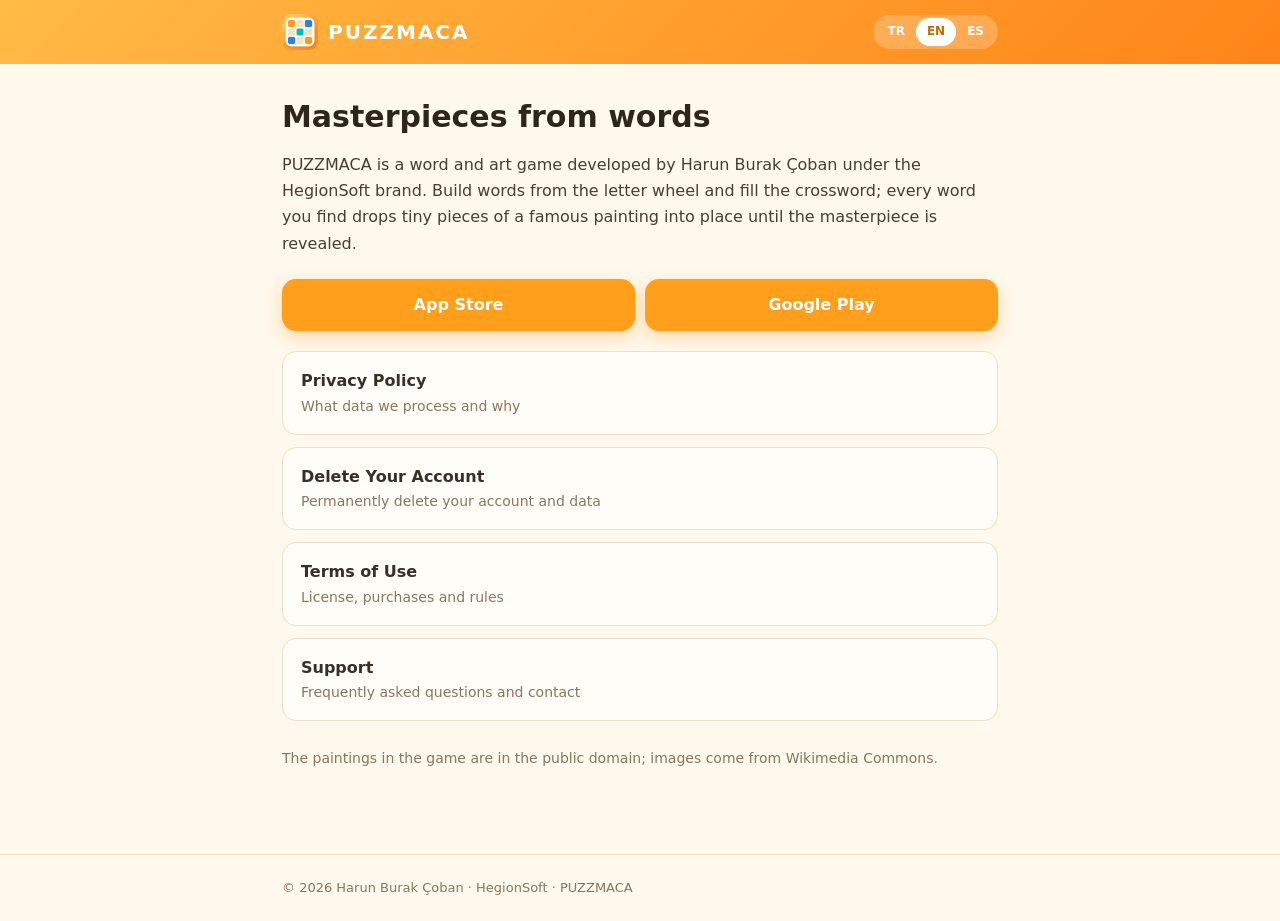
<file: index.html>
<!doctype html>
<html lang="tr">
<head>
<meta charset="utf-8">
<meta name="viewport" content="width=device-width, initial-scale=1">
<title data-tr="PUZZMACA: Kelimelerle Başyapıt" data-en="PUZZMACA: Masterpieces from Words" data-es="PUZZMACA: Obras maestras con palabras">PUZZMACA: Kelimelerle Başyapıt</title>
<link rel="icon" type="image/png" href="icon.png">
<meta name="description" content="Harf çarkından kelimeler kur, ünlü tabloları parça parça ortaya çıkar. / Build words from the wheel and reveal famous paintings piece by piece.">
<meta property="og:type" content="website">
<meta property="og:title" content="PUZZMACA: Kelimelerle Başyapıt">
<meta property="og:description" content="Harf çarkından kelimeler kur, ünlü tabloları parça parça ortaya çıkar. / Build words and reveal famous paintings.">
<meta property="og:image" content="https://habuco.github.io/puzzmaca-privacy/icon.png">
<meta name="twitter:card" content="summary">
<link rel="stylesheet" href="web.css">
<script src="lang.js"></script>
</head>
<body>
<header>
  <div class="bar">
    <a class="brand" href="index.html"><img src="icon.png" alt="">PUZZMACA</a>
    <div class="lang"><button type="button" data-set="tr">TR</button><button type="button" data-set="en">EN</button><button type="button" data-set="es">ES</button></div>
  </div>
</header>
<main>
  <div data-lang-block="tr">
    <h1>Kelimelerle başyapıt</h1>
    <p>PUZZMACA, HegionSoft markasıyla Harun Burak Çoban tarafından geliştirilen bir kelime ve sanat oyunudur. Harf çarkından kelimeler kur, çapraz bulmacayı doldur; bulduğun her kelime ünlü bir tablonun minik parçalarını yerine koyar ve eser yavaş yavaş ortaya çıkar.</p>
  </div>
  <div data-lang-block="en" hidden>
    <h1>Masterpieces from words</h1>
    <p>PUZZMACA is a word and art game developed by Harun Burak Çoban under the HegionSoft brand. Build words from the letter wheel and fill the crossword; every word you find drops tiny pieces of a famous painting into place until the masterpiece is revealed.</p>
  </div>
  <div data-lang-block="es" hidden>
    <h1>Obras maestras con palabras</h1>
    <p>PUZZMACA es un juego de palabras y arte desarrollado por Harun Burak Çoban con la marca HegionSoft. Forma palabras con la rueda de letras y completa el crucigrama; cada palabra que encuentras coloca pequeñas piezas de un cuadro famoso hasta que la obra maestra queda al descubierto.</p>
  </div>
  <div class="stores">
    <a href="https://apps.apple.com/app/id6820074871" data-store="ios">App Store</a>
    <a href="https://play.google.com/store/apps/details?id=com.hegionsoft.puzzmaca" data-store="android">Google Play</a>
  </div>
  <script>
    /* Paylaşılan bağlantıya telefondan dokunan oyuncu doğrudan kendi mağazasına gider; masaüstünde iki düğme görünür */
    (function () {
      var ua = navigator.userAgent || "", a = document.querySelector('.stores a[data-store="' + (/iPhone|iPad|iPod/i.test(ua) ? "ios" : /Android/i.test(ua) ? "android" : "none") + '"]');
      if (a) setTimeout(function () { location.replace(a.href); }, 600);
    })();
  </script>
  <div class="cards">
    <a href="privacy.html"><b data-tr="Gizlilik Politikası" data-en="Privacy Policy" data-es="Política de privacidad">Gizlilik Politikası</b><span data-tr="Hangi verileri neden işlediğimiz" data-en="What data we process and why" data-es="Qué datos tratamos y por qué">Hangi verileri neden işlediğimiz</span></a>
    <a href="delete-account.html"><b data-tr="Hesabını Silme" data-en="Delete Your Account" data-es="Eliminar tu cuenta">Hesabını Silme</b><span data-tr="Hesabını ve verilerini kalıcı olarak sil" data-en="Permanently delete your account and data" data-es="Elimina para siempre tu cuenta y tus datos">Hesabını ve verilerini kalıcı olarak sil</span></a>
    <a href="terms.html"><b data-tr="Kullanım Şartları" data-en="Terms of Use" data-es="Condiciones de uso">Kullanım Şartları</b><span data-tr="Lisans, satın alımlar ve kurallar" data-en="License, purchases and rules" data-es="Licencia, compras y normas">Lisans, satın alımlar ve kurallar</span></a>
    <a href="support.html"><b data-tr="Destek" data-en="Support" data-es="Soporte">Destek</b><span data-tr="Sık sorulan sorular ve iletişim" data-en="Frequently asked questions and contact" data-es="Preguntas frecuentes y contacto">Sık sorulan sorular ve iletişim</span></a>
  </div>
  <p class="credit" data-tr="Oyundaki tablolar kamu malıdır; görseller Wikimedia Commons'tan alınmıştır." data-en="The paintings in the game are in the public domain; images come from Wikimedia Commons." data-es="Los cuadros del juego son de dominio público; las imágenes proceden de Wikimedia Commons.">Oyundaki tablolar kamu malıdır; görseller Wikimedia Commons'tan alınmıştır.</p>
</main>
<footer><p>© 2026 Harun Burak Çoban · HegionSoft · PUZZMACA</p></footer>
</body>
</html>
</file>
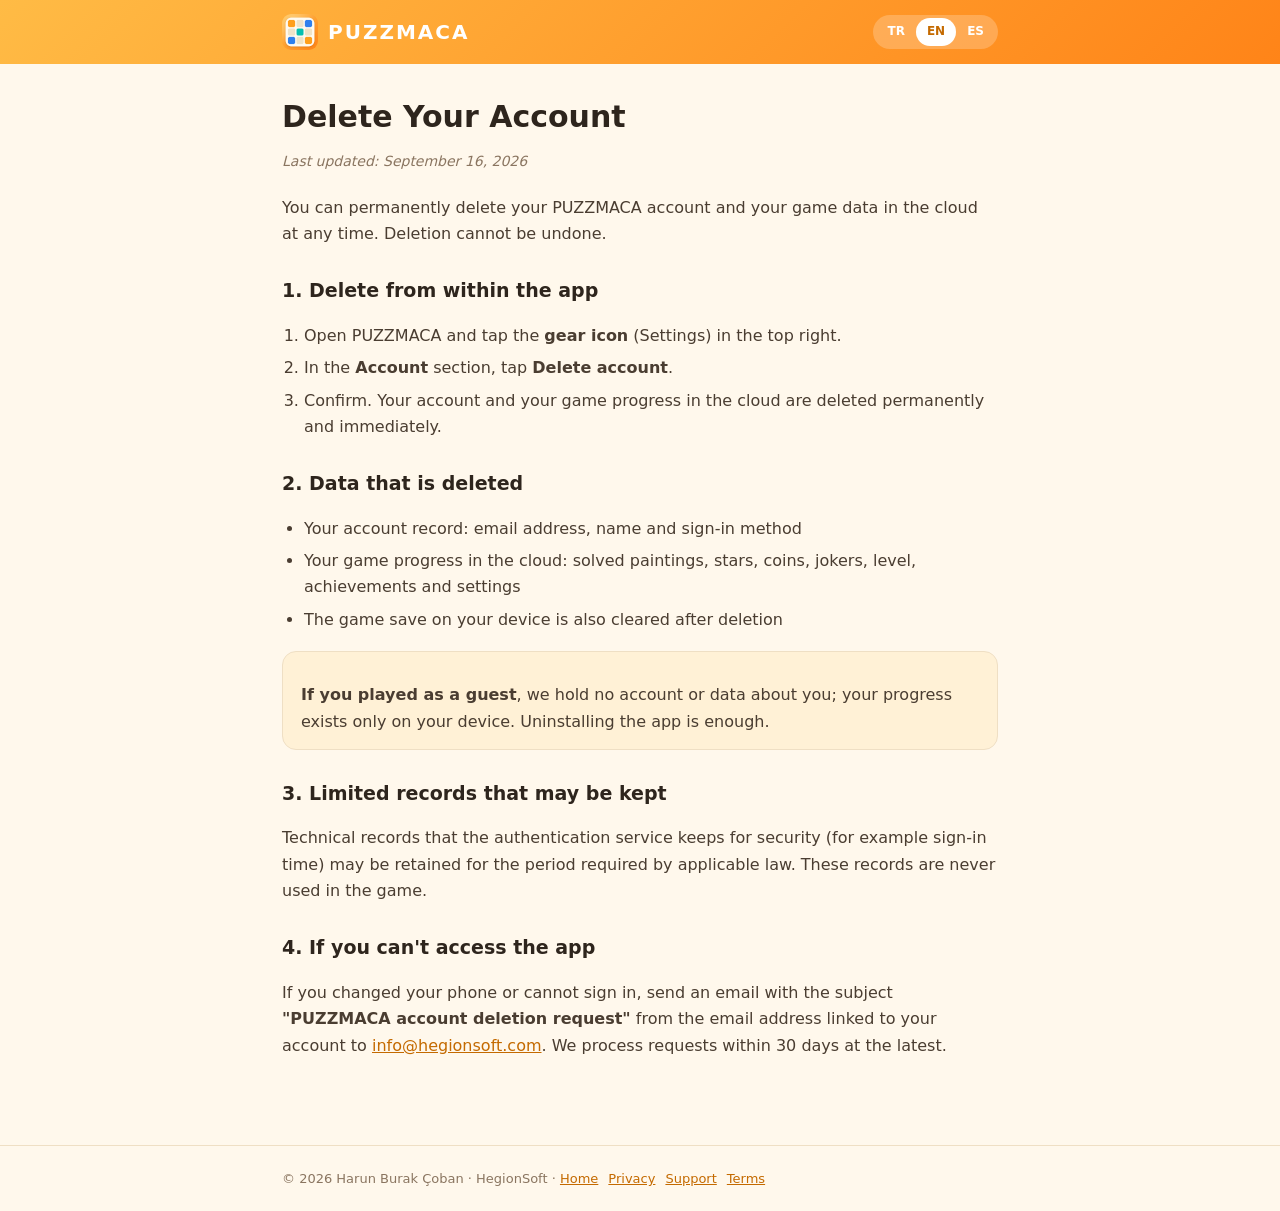
<file: delete-account.html>
<!doctype html>
<html lang="tr">
<head>
<meta charset="utf-8">
<meta name="viewport" content="width=device-width, initial-scale=1">
<title data-tr="Hesabını Silme · PUZZMACA" data-en="Delete Your Account · PUZZMACA" data-es="Eliminar tu cuenta · PUZZMACA">Hesabını Silme · PUZZMACA</title>
<link rel="icon" type="image/png" href="icon.png">
<link rel="stylesheet" href="web.css">
<script src="lang.js"></script>
</head>
<body>
<header>
  <div class="bar">
    <a class="brand" href="index.html"><img src="icon.png" alt="">PUZZMACA</a>
    <div class="lang"><button type="button" data-set="tr">TR</button><button type="button" data-set="en">EN</button><button type="button" data-set="es">ES</button></div>
  </div>
</header>
<main>
  <div data-lang-block="tr">
    <h1>Hesabını Silme</h1>
    <p class="upd">Son güncelleme: 16 Eylül 2026</p>
    <p>PUZZMACA hesabını ve buluttaki oyun verilerini istediğin an kalıcı olarak silebilirsin. Silme işlemi geri alınamaz.</p>

    <h2>1. Uygulama içinden silme</h2>
    <ol>
      <li>PUZZMACA'yı aç ve sağ üstteki <b>dişli simgesine</b> (Ayarlar) dokun.</li>
      <li><b>Hesap</b> bölümünde <b>Hesabı sil</b>'e dokun.</li>
      <li>Onayla. Hesabın ve buluttaki oyun ilerlemen anında kalıcı olarak silinir.</li>
    </ol>

    <h2>2. Silinen veriler</h2>
    <ul>
      <li>Hesap kaydın: e-posta adresin, adın ve giriş yöntemin</li>
      <li>Buluttaki oyun ilerlemen: çözdüğün tablolar, yıldızların, coinlerin, jokerlerin, seviyen, başarımların ve ayarların</li>
      <li>Cihazındaki oyun kaydı da silme sonrasında temizlenir</li>
    </ul>
    <div class="callout"><p><b>Misafir olarak oynadıysan</b> bizde senin adına bir hesap ya da veri yoktur; ilerlemen yalnızca cihazındadır. Uygulamayı silmen yeterlidir.</p></div>

    <h2>3. Saklanabilecek sınırlı kayıtlar</h2>
    <p>Kimlik doğrulama hizmetinin güvenlik amacıyla tuttuğu teknik kayıtlar (örneğin giriş zamanı) ilgili mevzuatın öngördüğü süre boyunca saklanabilir. Bu kayıtlar oyun içinde kullanılmaz.</p>

    <h2>4. Uygulamaya erişemiyorsan</h2>
    <p>Telefonunu değiştirdiysen ya da giriş yapamıyorsan, hesabına bağlı e-posta adresinden <a href="mailto:info@hegionsoft.com">info@hegionsoft.com</a> adresine <b>"PUZZMACA hesap silme talebi"</b> konulu bir e-posta gönder. Talebini en geç 30 gün içinde işleme alırız.</p>
  </div>

  <div data-lang-block="en" hidden>
    <h1>Delete Your Account</h1>
    <p class="upd">Last updated: September 16, 2026</p>
    <p>You can permanently delete your PUZZMACA account and your game data in the cloud at any time. Deletion cannot be undone.</p>

    <h2>1. Delete from within the app</h2>
    <ol>
      <li>Open PUZZMACA and tap the <b>gear icon</b> (Settings) in the top right.</li>
      <li>In the <b>Account</b> section, tap <b>Delete account</b>.</li>
      <li>Confirm. Your account and your game progress in the cloud are deleted permanently and immediately.</li>
    </ol>

    <h2>2. Data that is deleted</h2>
    <ul>
      <li>Your account record: email address, name and sign-in method</li>
      <li>Your game progress in the cloud: solved paintings, stars, coins, jokers, level, achievements and settings</li>
      <li>The game save on your device is also cleared after deletion</li>
    </ul>
    <div class="callout"><p><b>If you played as a guest</b>, we hold no account or data about you; your progress exists only on your device. Uninstalling the app is enough.</p></div>

    <h2>3. Limited records that may be kept</h2>
    <p>Technical records that the authentication service keeps for security (for example sign-in time) may be retained for the period required by applicable law. These records are never used in the game.</p>

    <h2>4. If you can't access the app</h2>
    <p>If you changed your phone or cannot sign in, send an email with the subject <b>"PUZZMACA account deletion request"</b> from the email address linked to your account to <a href="mailto:info@hegionsoft.com">info@hegionsoft.com</a>. We process requests within 30 days at the latest.</p>
  </div>
  <div data-lang-block="es" hidden>
    <h1>Eliminar tu cuenta</h1>
    <p class="upd">Última actualización: 16 de septiembre de 2026</p>
    <p>Puedes eliminar para siempre tu cuenta de PUZZMACA y tus datos de juego en la nube en cualquier momento. La eliminación no se puede deshacer.</p>

    <h2>1. Eliminarla desde la app</h2>
    <ol>
      <li>Abre PUZZMACA y toca el <b>engranaje</b> (Ajustes) arriba a la derecha.</li>
      <li>En la sección <b>Cuenta</b>, toca <b>Eliminar cuenta</b>.</li>
      <li>Confirma. Tu cuenta y tu progreso en la nube se eliminan de forma permanente e inmediata.</li>
    </ol>

    <h2>2. Datos que se eliminan</h2>
    <ul>
      <li>El registro de tu cuenta: dirección de correo, nombre y método de inicio de sesión</li>
      <li>Tu progreso en la nube: cuadros resueltos, estrellas, monedas, comodines, nivel, logros y ajustes</li>
      <li>La partida guardada en tu dispositivo también se borra tras la eliminación</li>
    </ul>
    <div class="callout"><p><b>Si jugaste como invitado</b>, no tenemos ninguna cuenta ni dato tuyo; tu progreso solo existe en tu dispositivo. Basta con desinstalar la app.</p></div>

    <h2>3. Registros limitados que pueden conservarse</h2>
    <p>Los registros técnicos que el servicio de autenticación guarda por seguridad (por ejemplo, la hora de inicio de sesión) pueden conservarse durante el plazo que exija la ley aplicable. Estos registros nunca se usan en el juego.</p>

    <h2>4. Si no puedes acceder a la app</h2>
    <p>Si has cambiado de teléfono o no puedes iniciar sesión, envía un correo con el asunto <b>«Solicitud de eliminación de cuenta PUZZMACA»</b> desde la dirección vinculada a tu cuenta a <a href="mailto:info@hegionsoft.com">info@hegionsoft.com</a>. Atendemos las solicitudes en un plazo máximo de 30 días.</p>
  </div>
</main>
<footer><p>© 2026 Harun Burak Çoban · HegionSoft · <a href="index.html" data-tr="Ana sayfa" data-en="Home" data-es="Inicio">Ana sayfa</a><a href="privacy.html" data-tr="Gizlilik" data-en="Privacy" data-es="Privacidad">Gizlilik</a><a href="support.html" data-tr="Destek" data-en="Support" data-es="Soporte">Destek</a><a href="terms.html" data-tr="Şartlar" data-en="Terms" data-es="Condiciones">Şartlar</a></p></footer>
</body>
</html>
</file>
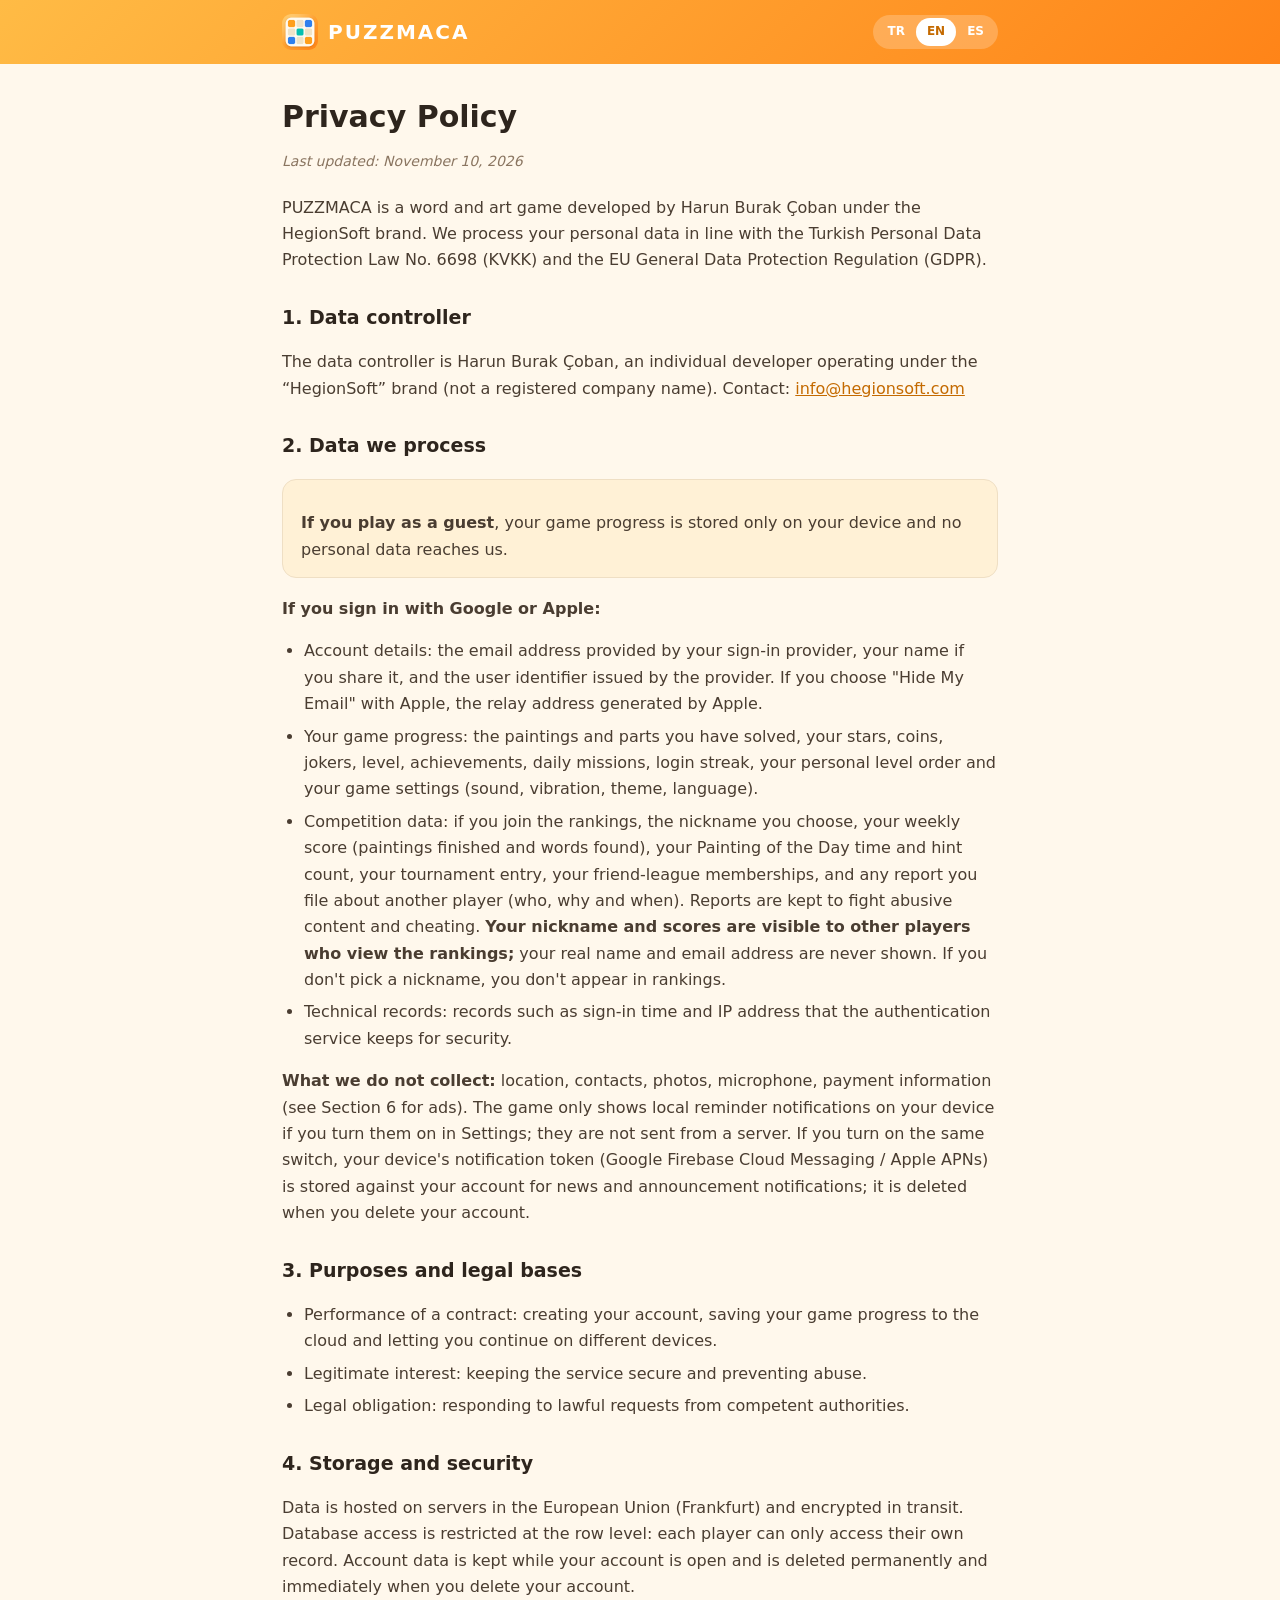
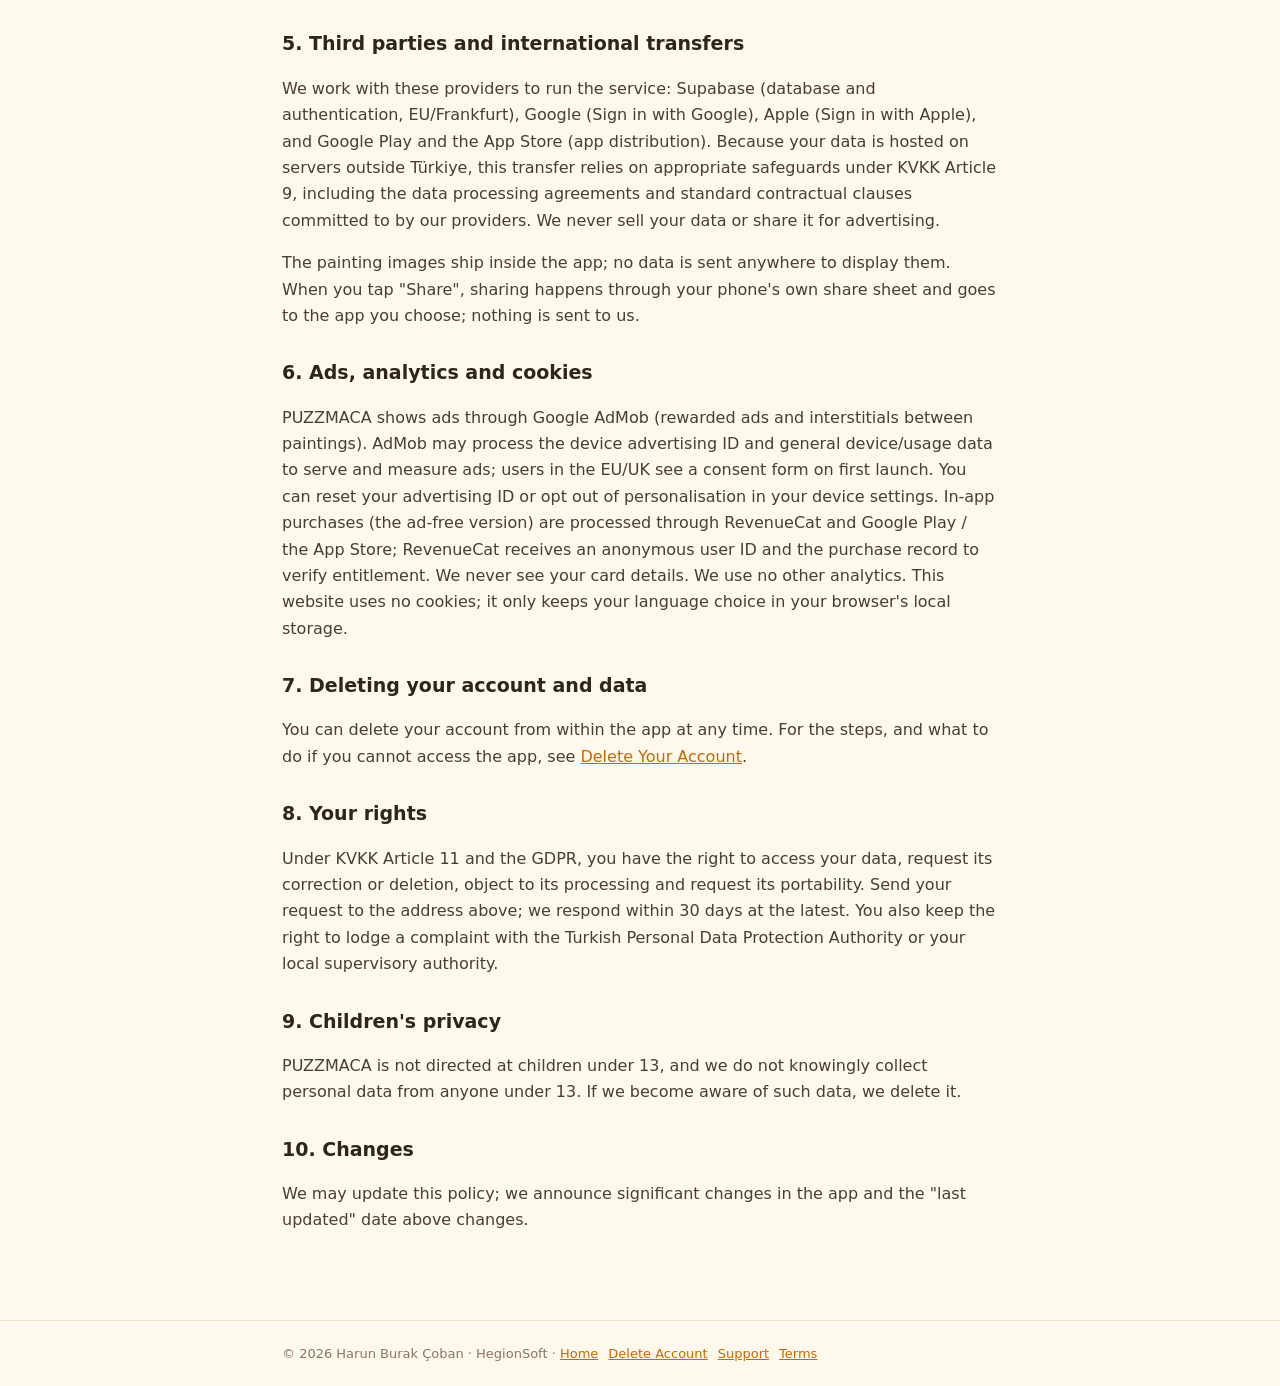
<file: privacy.html>
<!doctype html>
<html lang="tr">
<head>
<meta charset="utf-8">
<meta name="viewport" content="width=device-width, initial-scale=1">
<title data-tr="Gizlilik Politikası · PUZZMACA" data-en="Privacy Policy · PUZZMACA" data-es="Política de privacidad · PUZZMACA">Gizlilik Politikası · PUZZMACA</title>
<link rel="icon" type="image/png" href="icon.png">
<link rel="stylesheet" href="web.css">
<script src="lang.js"></script>
</head>
<body>
<header>
  <div class="bar">
    <a class="brand" href="index.html"><img src="icon.png" alt="">PUZZMACA</a>
    <div class="lang"><button type="button" data-set="tr">TR</button><button type="button" data-set="en">EN</button><button type="button" data-set="es">ES</button></div>
  </div>
</header>
<main>
  <div data-lang-block="tr">
    <h1>Gizlilik Politikası</h1>
    <p class="upd">Son güncelleme: 10 Kasım 2026</p>
    <p>PUZZMACA, HegionSoft markasıyla Harun Burak Çoban tarafından geliştirilen bir kelime ve sanat oyunudur. Kişisel verilerini 6698 sayılı Kişisel Verilerin Korunması Kanunu (KVKK) ve Avrupa Birliği Genel Veri Koruma Tüzüğü (GDPR) ile uyumlu olarak işleriz.</p>

    <h2>1. Veri sorumlusu</h2>
    <p>Veri sorumlusu, “HegionSoft” markasıyla faaliyet gösteren şahıs geliştirici Harun Burak Çoban'dır (tescilli bir şirket unvanı değildir). İletişim: <a href="mailto:info@hegionsoft.com">info@hegionsoft.com</a></p>

    <h2>2. İşlediğimiz veriler</h2>
    <div class="callout"><p><b>Misafir olarak oynarsan</b> oyun ilerlemen yalnızca cihazında saklanır; bize hiçbir kişisel veri gelmez.</p></div>
    <p><b>Google ya da Apple ile giriş yaparsan:</b></p>
    <ul>
      <li>Hesap bilgileri: giriş sağlayıcısından gelen e-posta adresin, paylaşırsan adın ve sağlayıcının verdiği kullanıcı kimliği. Apple ile girişte "E-postamı gizle" seçersen Apple'ın ürettiği yönlendirme adresi.</li>
      <li>Oyun ilerlemen: çözdüğün tablolar ve bölümler, yıldızların, coinlerin, jokerlerin, seviyen, başarımların, günlük görevlerin, giriş serin, sana özel level sıran ve oyun ayarların (ses, titreşim, tema, dil).</li>
      <li>Yarışma verileri: sıralamalara katılırsan seçtiğin takma ad, haftalık puanın (bitirdiğin tablo ve bulduğun kelime sayısı), Günün Tablosu süren ve ipucu sayın, turnuva katılımın, katıldığın arkadaş liglerinin üyeliği ve başka bir oyuncuyu bildirirsen bildirimin (kimi, hangi sebeple, ne zaman). Bildirimler uygunsuz içerik ve hileyle mücadele için saklanır. <b>Takma adın ve puanların, sıralamaları gören diğer oyunculara görünür;</b> gerçek adın ve e-posta adresin hiçbir zaman gösterilmez. Takma ad seçmezsen sıralamalara girmezsin.</li>
      <li>Teknik kayıtlar: giriş zamanı ve IP adresi gibi, kimlik doğrulama hizmetinin güvenlik için tuttuğu kayıtlar.</li>
    </ul>
    <p><b>Toplamadıklarımız:</b> konum, rehber, fotoğraf, mikrofon, ödeme bilgisi. Oyun yalnızca sen Ayarlar'dan açarsan, cihazında yerel hatırlatıcı bildirimleri gösterir; bunlar sunucudan gönderilmez. Aynı anahtarı açarsan, haber ve duyuru bildirimleri için cihazının bildirim belirteci (Google Firebase Cloud Messaging / Apple APNs) hesabınla ilişkilendirilerek saklanır; anahtarı kapatınca ya da hesabını silince bu belirteç silinir. (Reklamlar için bkz. Bölüm 6.)</p>

    <h2>3. Amaçlar ve hukuki sebepler</h2>
    <ul>
      <li>Sözleşmenin ifası (KVKK m.5/2-c): hesabının oluşturulması, oyun ilerlemenin buluta kaydedilmesi ve farklı cihazlarda kaldığın yerden devam edebilmen.</li>
      <li>Meşru menfaat (KVKK m.5/2-f): hizmetin güvenliği ve kötüye kullanımın önlenmesi.</li>
      <li>Hukuki yükümlülük (KVKK m.5/2-ç): yetkili makamların yasal taleplerine yanıt verilmesi.</li>
    </ul>

    <h2>4. Saklama ve güvenlik</h2>
    <p>Veriler Avrupa Birliği'nde (Frankfurt) barındırılan sunucularda saklanır ve aktarım sırasında şifrelenir. Veritabanı erişimi satır düzeyinde kısıtlanmıştır: her oyuncu yalnızca kendi kaydına erişebilir (sıralamalarda yalnızca takma ad ve puan paylaşılır). Hesap verilerin, hesabın açık olduğu sürece tutulur ve hesabını sildiğinde derhâl kalıcı olarak silinir.</p>

    <h2>5. Üçüncü taraflar ve yurt dışına aktarım</h2>
    <p>Hizmeti sunmak için şu sağlayıcılarla çalışırız: Supabase (veritabanı ve kimlik doğrulama, AB/Frankfurt), Google (Google ile giriş), Apple (Apple ile giriş), Google Play ve App Store (uygulamanın dağıtımı). Verilerin yurt dışındaki sunucularda barındırıldığından bu aktarım, sağlayıcıların taahhüt ettiği veri işleme sözleşmeleri ve standart sözleşme hükümleri dâhil KVKK m.9 kapsamındaki uygun güvencelere dayanır. Verilerini satmayız ve reklam amacıyla paylaşmayız.</p>
    <p>Oyundaki tablo görselleri uygulamanın içinde gelir; onları görüntülemek için bir yere veri gönderilmez. "Eseri Paylaş" dediğinde paylaşım telefonunun kendi paylaşım penceresiyle yapılır ve seçtiğin uygulamaya gider; bize bir şey iletilmez.</p>

    <h2>6. Reklam, analitik ve çerezler</h2>
    <p>PUZZMACA, Google AdMob aracılığıyla reklam gösterir (ödüllü reklamlar ve tablo aralarında geçiş reklamları). AdMob, reklam sunmak ve ölçmek için cihazın reklam kimliğini ve genel cihaz/kullanım bilgilerini işleyebilir; AB/BK'deki kullanıcılara ilk açılışta onay formu gösterilir. Reklam kimliğini cihaz ayarlarından sıfırlayabilir veya kişiselleştirmeyi kapatabilirsin. Uygulama içi satın alımlar (reklamsız sürüm) RevenueCat ve Google Play / App Store üzerinden işlenir; RevenueCat satın alım durumunu doğrulamak için anonim bir kullanıcı kimliği ve satın alım kaydı alır. Kart bilgilerini biz görmeyiz. Başka bir analitik aracı kullanmayız. Bu web sitesi çerez kullanmaz; yalnızca dil tercihini tarayıcının yerel deposunda tutar.</p>

    <h2>7. Hesabını ve verilerini silme</h2>
    <p>Hesabını istediğin an uygulama içinden silebilirsin. Adımlar ve uygulamaya erişemiyorsan izleyeceğin yol: <a href="delete-account.html">Hesabını Silme</a>.</p>

    <h2>8. Hakların</h2>
    <p>KVKK m.11 ve GDPR kapsamında verilerine erişme, düzeltilmesini ya da silinmesini isteme, işlenmesine itiraz etme ve verilerinin aktarılmasını talep etme haklarına sahipsin. Taleplerini yukarıdaki adrese iletebilirsin; en geç 30 gün içinde yanıtlarız. Kişisel Verileri Koruma Kurulu'na şikayette bulunma hakkın saklıdır.</p>

    <h2>9. Çocukların gizliliği</h2>
    <p>PUZZMACA 13 yaş altındaki çocuklara yönelik değildir ve 13 yaş altındaki kişilerden bilerek kişisel veri toplamayız. Böyle bir durumu fark edersek ilgili verileri sileriz.</p>

    <h2>10. Değişiklikler</h2>
    <p>Bu politikayı güncelleyebiliriz; önemli değişiklikleri uygulama içinden duyururuz ve yukarıdaki "son güncelleme" tarihi değişir.</p>
  </div>

  <div data-lang-block="en" hidden>
    <h1>Privacy Policy</h1>
    <p class="upd">Last updated: November 10, 2026</p>
    <p>PUZZMACA is a word and art game developed by Harun Burak Çoban under the HegionSoft brand. We process your personal data in line with the Turkish Personal Data Protection Law No. 6698 (KVKK) and the EU General Data Protection Regulation (GDPR).</p>

    <h2>1. Data controller</h2>
    <p>The data controller is Harun Burak Çoban, an individual developer operating under the “HegionSoft” brand (not a registered company name). Contact: <a href="mailto:info@hegionsoft.com">info@hegionsoft.com</a></p>

    <h2>2. Data we process</h2>
    <div class="callout"><p><b>If you play as a guest</b>, your game progress is stored only on your device and no personal data reaches us.</p></div>
    <p><b>If you sign in with Google or Apple:</b></p>
    <ul>
      <li>Account details: the email address provided by your sign-in provider, your name if you share it, and the user identifier issued by the provider. If you choose "Hide My Email" with Apple, the relay address generated by Apple.</li>
      <li>Your game progress: the paintings and parts you have solved, your stars, coins, jokers, level, achievements, daily missions, login streak, your personal level order and your game settings (sound, vibration, theme, language).</li>
      <li>Competition data: if you join the rankings, the nickname you choose, your weekly score (paintings finished and words found), your Painting of the Day time and hint count, your tournament entry, your friend-league memberships, and any report you file about another player (who, why and when). Reports are kept to fight abusive content and cheating. <b>Your nickname and scores are visible to other players who view the rankings;</b> your real name and email address are never shown. If you don't pick a nickname, you don't appear in rankings.</li>
      <li>Technical records: records such as sign-in time and IP address that the authentication service keeps for security.</li>
    </ul>
    <p><b>What we do not collect:</b> location, contacts, photos, microphone, payment information (see Section 6 for ads). The game only shows local reminder notifications on your device if you turn them on in Settings; they are not sent from a server. If you turn on the same switch, your device's notification token (Google Firebase Cloud Messaging / Apple APNs) is stored against your account for news and announcement notifications; it is deleted when you delete your account.</p>

    <h2>3. Purposes and legal bases</h2>
    <ul>
      <li>Performance of a contract: creating your account, saving your game progress to the cloud and letting you continue on different devices.</li>
      <li>Legitimate interest: keeping the service secure and preventing abuse.</li>
      <li>Legal obligation: responding to lawful requests from competent authorities.</li>
    </ul>

    <h2>4. Storage and security</h2>
    <p>Data is hosted on servers in the European Union (Frankfurt) and encrypted in transit. Database access is restricted at the row level: each player can only access their own record. Account data is kept while your account is open and is deleted permanently and immediately when you delete your account.</p>

    <h2>5. Third parties and international transfers</h2>
    <p>We work with these providers to run the service: Supabase (database and authentication, EU/Frankfurt), Google (Sign in with Google), Apple (Sign in with Apple), and Google Play and the App Store (app distribution). Because your data is hosted on servers outside Türkiye, this transfer relies on appropriate safeguards under KVKK Article 9, including the data processing agreements and standard contractual clauses committed to by our providers. We never sell your data or share it for advertising.</p>
    <p>The painting images ship inside the app; no data is sent anywhere to display them. When you tap "Share", sharing happens through your phone's own share sheet and goes to the app you choose; nothing is sent to us.</p>

    <h2>6. Ads, analytics and cookies</h2>
    <p>PUZZMACA shows ads through Google AdMob (rewarded ads and interstitials between paintings). AdMob may process the device advertising ID and general device/usage data to serve and measure ads; users in the EU/UK see a consent form on first launch. You can reset your advertising ID or opt out of personalisation in your device settings. In-app purchases (the ad-free version) are processed through RevenueCat and Google Play / the App Store; RevenueCat receives an anonymous user ID and the purchase record to verify entitlement. We never see your card details. We use no other analytics. This website uses no cookies; it only keeps your language choice in your browser's local storage.</p>

    <h2>7. Deleting your account and data</h2>
    <p>You can delete your account from within the app at any time. For the steps, and what to do if you cannot access the app, see <a href="delete-account.html">Delete Your Account</a>.</p>

    <h2>8. Your rights</h2>
    <p>Under KVKK Article 11 and the GDPR, you have the right to access your data, request its correction or deletion, object to its processing and request its portability. Send your request to the address above; we respond within 30 days at the latest. You also keep the right to lodge a complaint with the Turkish Personal Data Protection Authority or your local supervisory authority.</p>

    <h2>9. Children's privacy</h2>
    <p>PUZZMACA is not directed at children under 13, and we do not knowingly collect personal data from anyone under 13. If we become aware of such data, we delete it.</p>

    <h2>10. Changes</h2>
    <p>We may update this policy; we announce significant changes in the app and the "last updated" date above changes.</p>
  </div>
  <div data-lang-block="es" hidden>
    <h1>Política de privacidad</h1>
    <p class="upd">Última actualización: 10 de noviembre de 2026</p>
    <div class="callout"><p>Traducción al español con fines informativos. En caso de discrepancia prevalece la versión en inglés.</p></div>
    <p>PUZZMACA es un juego de palabras y arte desarrollado por Harun Burak Çoban con la marca HegionSoft. Tratamos tus datos personales conforme a la Ley n.º 6698 de Protección de Datos Personales de Turquía (KVKK) y al Reglamento General de Protección de Datos de la UE (RGPD).</p>

    <h2>1. Responsable del tratamiento</h2>
    <p>El responsable del tratamiento es Harun Burak Çoban, desarrollador individual que opera con la marca «HegionSoft» (no es el nombre de una empresa registrada). Contacto: <a href="mailto:info@hegionsoft.com">info@hegionsoft.com</a></p>

    <h2>2. Datos que tratamos</h2>
    <div class="callout"><p><b>Si juegas como invitado</b>, tu progreso se guarda solo en tu dispositivo y no nos llega ningún dato personal.</p></div>
    <p><b>Si inicias sesión con Google o Apple:</b></p>
    <ul>
      <li>Datos de la cuenta: la dirección de correo que facilita tu proveedor de inicio de sesión, tu nombre si lo compartes y el identificador de usuario que emite el proveedor. Si eliges «Ocultar mi correo» con Apple, la dirección de reenvío que genera Apple.</li>
      <li>Tu progreso en el juego: los cuadros y partes que has resuelto, tus estrellas, monedas, comodines, nivel, logros, misiones diarias, racha de días, tu orden personal de niveles y los ajustes del juego (sonido, vibración, tema, idioma).</li>
      <li>Datos de competición: si entras en la clasificación, el apodo que elijas, tu puntuación semanal (cuadros terminados y palabras encontradas), tu tiempo y número de pistas en el Cuadro del día, tu inscripción en torneos, tus ligas de amigos y cualquier denuncia que hagas sobre otro jugador (a quién, por qué y cuándo). Las denuncias se guardan para combatir el contenido abusivo y las trampas. <b>Tu apodo y tus puntuaciones son visibles para los demás jugadores que consultan la clasificación;</b> tu nombre real y tu correo nunca se muestran. Si no eliges un apodo, no apareces en la clasificación.</li>
      <li>Registros técnicos: registros como la hora de inicio de sesión y la dirección IP que el servicio de autenticación guarda por seguridad.</li>
    </ul>
    <p><b>Lo que no recogemos:</b> ubicación, contactos, fotos, micrófono ni datos de pago (consulta la sección 6 sobre anuncios). El juego solo muestra recordatorios locales en tu dispositivo si los activas en Ajustes; no se envían desde un servidor. Si activas ese mismo interruptor, el identificador de notificaciones de tu dispositivo (Google Firebase Cloud Messaging / Apple APNs) se guarda asociado a tu cuenta para avisos de novedades; se elimina cuando eliminas tu cuenta.</p>

    <h2>3. Finalidades y bases jurídicas</h2>
    <ul>
      <li>Ejecución de un contrato: crear tu cuenta, guardar tu progreso en la nube y permitirte continuar en otros dispositivos.</li>
      <li>Interés legítimo: mantener la seguridad del servicio y evitar abusos.</li>
      <li>Obligación legal: atender las solicitudes legítimas de las autoridades competentes.</li>
    </ul>

    <h2>4. Conservación y seguridad</h2>
    <p>Los datos se alojan en servidores de la Unión Europea (Fráncfort) y se cifran en tránsito. El acceso a la base de datos está restringido por filas: cada jugador solo puede acceder a su propio registro. Los datos de la cuenta se conservan mientras tu cuenta esté abierta y se eliminan de forma permanente e inmediata cuando eliminas tu cuenta.</p>

    <h2>5. Terceros y transferencias internacionales</h2>
    <p>Trabajamos con estos proveedores para prestar el servicio: Supabase (base de datos y autenticación, UE/Fráncfort), Google (inicio de sesión con Google), Apple (inicio de sesión con Apple) y Google Play y App Store (distribución de la app). Como tus datos se alojan en servidores fuera de Turquía, esta transferencia se basa en garantías adecuadas según el artículo 9 de la KVKK, incluidos los acuerdos de tratamiento de datos y las cláusulas contractuales tipo que asumen nuestros proveedores. Nunca vendemos tus datos ni los compartimos con fines publicitarios.</p>
    <p>Las imágenes de los cuadros vienen dentro de la app; no se envía ningún dato para mostrarlas. Cuando tocas «Compartir», se usa el menú para compartir de tu propio teléfono y el contenido va a la app que elijas; no nos llega nada.</p>

    <h2>6. Anuncios, analítica y cookies</h2>
    <p>PUZZMACA muestra anuncios a través de Google AdMob (anuncios con recompensa y anuncios entre cuadros). AdMob puede tratar el identificador de publicidad del dispositivo y datos generales del dispositivo y de uso para mostrar y medir los anuncios; los usuarios de la UE y el Reino Unido ven un formulario de consentimiento la primera vez que abren el juego. Puedes restablecer tu identificador de publicidad o desactivar la personalización en los ajustes de tu dispositivo. Las compras dentro de la app (la versión sin anuncios) se procesan mediante RevenueCat y Google Play / App Store; RevenueCat recibe un identificador de usuario anónimo y el registro de la compra para verificar el derecho de uso. Nunca vemos los datos de tu tarjeta. No usamos ninguna otra analítica. Este sitio web no usa cookies; solo guarda tu elección de idioma en el almacenamiento local de tu navegador.</p>

    <h2>7. Eliminar tu cuenta y tus datos</h2>
    <p>Puedes eliminar tu cuenta desde la app en cualquier momento. Para ver los pasos, y qué hacer si no puedes acceder a la app, consulta <a href="delete-account.html">Eliminar tu cuenta</a>.</p>

    <h2>8. Tus derechos</h2>
    <p>Según el artículo 11 de la KVKK y el RGPD, tienes derecho a acceder a tus datos, pedir su rectificación o supresión, oponerte a su tratamiento y solicitar su portabilidad. Envía tu solicitud a la dirección indicada arriba; respondemos en un plazo máximo de 30 días. También puedes presentar una reclamación ante la Autoridad de Protección de Datos Personales de Turquía o ante la autoridad de control de tu país.</p>

    <h2>9. Privacidad de los menores</h2>
    <p>PUZZMACA no está dirigido a menores de 13 años y no recogemos a sabiendas datos personales de menores de 13 años. Si tenemos conocimiento de ello, los eliminamos.</p>

    <h2>10. Cambios</h2>
    <p>Podemos actualizar esta política; anunciamos los cambios importantes en la app y la fecha de «última actualización» cambia.</p>
  </div>
</main>
<footer><p>© 2026 Harun Burak Çoban · HegionSoft · <a href="index.html" data-tr="Ana sayfa" data-en="Home" data-es="Inicio">Ana sayfa</a><a href="delete-account.html" data-tr="Hesabını Silme" data-en="Delete Account" data-es="Eliminar cuenta">Hesabını Silme</a><a href="support.html" data-tr="Destek" data-en="Support" data-es="Soporte">Destek</a><a href="terms.html" data-tr="Şartlar" data-en="Terms" data-es="Condiciones">Şartlar</a></p></footer>
</body>
</html>
</file>
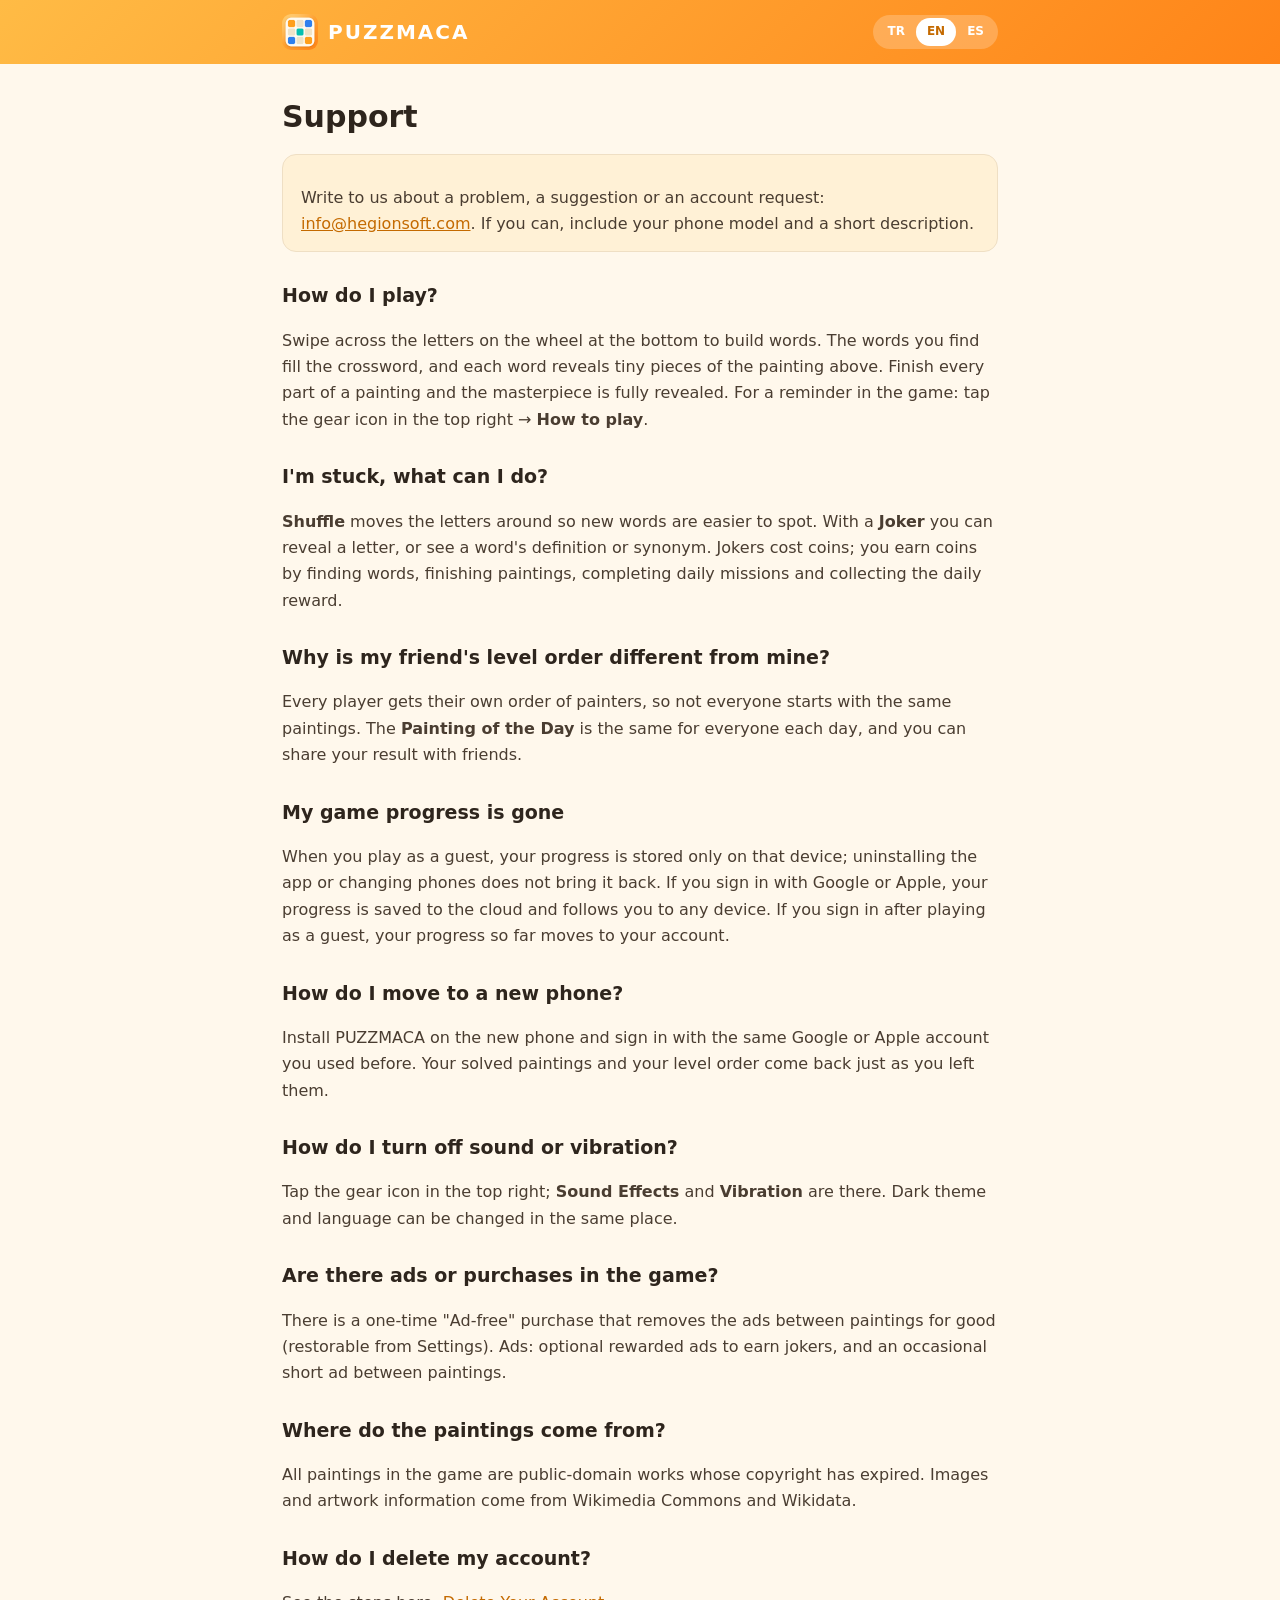
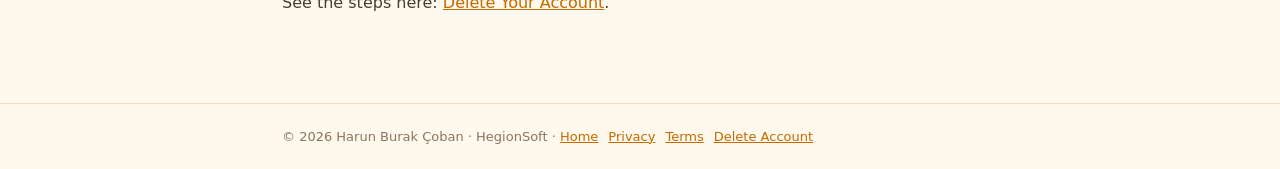
<file: support.html>
<!doctype html>
<html lang="tr">
<head>
<meta charset="utf-8">
<meta name="viewport" content="width=device-width, initial-scale=1">
<title data-tr="Destek · PUZZMACA" data-en="Support · PUZZMACA" data-es="Soporte · PUZZMACA">Destek · PUZZMACA</title>
<link rel="icon" type="image/png" href="icon.png">
<link rel="stylesheet" href="web.css">
<script src="lang.js"></script>
</head>
<body>
<header>
  <div class="bar">
    <a class="brand" href="index.html"><img src="icon.png" alt="">PUZZMACA</a>
    <div class="lang"><button type="button" data-set="tr">TR</button><button type="button" data-set="en">EN</button><button type="button" data-set="es">ES</button></div>
  </div>
</header>
<main>
  <div data-lang-block="tr">
    <h1>Destek</h1>
    <div class="callout"><p>Sorun, öneri ya da hesap talebin için bize yaz: <a href="mailto:info@hegionsoft.com">info@hegionsoft.com</a>. Mümkünse telefon modelini ve sorunu kısaca anlat.</p></div>

    <h2>Nasıl oynanır?</h2>
    <p>Alttaki harf çarkında parmağını harflerin üzerinden kaydırarak kelime kur. Bulduğun kelimeler çapraz bulmacaya yerleşir ve her kelime üstteki tablonun minik parçalarını açar. Bir tablonun bütün bölümlerini bitirdiğinde eser tamamen ortaya çıkar. Oyun içindeki hatırlatma için: sağ üstteki dişli simgesi → <b>Nasıl oynanır</b>.</p>

    <h2>Takıldım, ne yapabilirim?</h2>
    <p><b>Karıştır</b> harflerin yerini değiştirir, yeni kelimeleri görmeni kolaylaştırır. <b>Joker</b> ile bir harf açabilir, bir kelimenin tanımını ya da eş anlamlısını görebilirsin. Jokerler coin ile alınır; coinleri kelime bularak, tablo bitirerek, günlük görevlerden ve günlük ödülden kazanırsın.</p>

    <h2>Arkadaşımın level sırası neden benimkinden farklı?</h2>
    <p>Her oyuncunun ressam sırası kendine özeldir; herkes aynı tablolarla başlamaz. <b>Günün Tablosu</b> ise her gün herkes için aynıdır, sonucunu arkadaşlarınla paylaşabilirsin.</p>

    <h2>Oyun ilerlemem kayboldu</h2>
    <p>Misafir olarak oynarken ilerlemen yalnızca o cihazda saklanır; uygulamayı silmek ya da telefon değiştirmek onu geri getirmez. Google ya da Apple ile giriş yaparsan ilerlemen buluta kaydedilir ve her cihazda seninle gelir. Misafirken giriş yaparsan o ana kadarki ilerlemen hesabına taşınır.</p>

    <h2>Başka bir telefona nasıl geçerim?</h2>
    <p>Yeni telefonda PUZZMACA'yı kur ve eskisinde kullandığın aynı Google ya da Apple hesabıyla giriş yap. Çözdüğün tablolar ve level sıran olduğu gibi gelir.</p>

    <h2>Ses ya da titreşimi nasıl kapatırım?</h2>
    <p>Sağ üstteki dişli simgesine dokun; <b>Ses Efektleri</b> ve <b>Titreşim</b> ayarları oradadır. Karanlık tema ve dil de aynı yerden değişir.</p>

    <h2>Oyunda reklam ya da satın alma var mı?</h2>
    <p>Tek seferlik "Reklamsız" satın alımı var; tablo arası reklamları kalıcı kaldırır (Ayarlar'dan geri yüklenebilir). Reklamlar: joker kazanmak için isteğe bağlı ödüllü reklamlar ve ara sıra tablolar arasında kısa reklamlar.</p>

    <h2>Tablolar nereden geliyor?</h2>
    <p>Oyundaki tüm tablolar telif süresi dolmuş, kamu malı eserlerdir. Görseller ve eser bilgileri Wikimedia Commons ve Wikidata'dan alınmıştır.</p>

    <h2>Hesabımı nasıl silerim?</h2>
    <p>Adımlar için: <a href="delete-account.html">Hesabını Silme</a>.</p>
  </div>

  <div data-lang-block="en" hidden>
    <h1>Support</h1>
    <div class="callout"><p>Write to us about a problem, a suggestion or an account request: <a href="mailto:info@hegionsoft.com">info@hegionsoft.com</a>. If you can, include your phone model and a short description.</p></div>

    <h2>How do I play?</h2>
    <p>Swipe across the letters on the wheel at the bottom to build words. The words you find fill the crossword, and each word reveals tiny pieces of the painting above. Finish every part of a painting and the masterpiece is fully revealed. For a reminder in the game: tap the gear icon in the top right → <b>How to play</b>.</p>

    <h2>I'm stuck, what can I do?</h2>
    <p><b>Shuffle</b> moves the letters around so new words are easier to spot. With a <b>Joker</b> you can reveal a letter, or see a word's definition or synonym. Jokers cost coins; you earn coins by finding words, finishing paintings, completing daily missions and collecting the daily reward.</p>

    <h2>Why is my friend's level order different from mine?</h2>
    <p>Every player gets their own order of painters, so not everyone starts with the same paintings. The <b>Painting of the Day</b> is the same for everyone each day, and you can share your result with friends.</p>

    <h2>My game progress is gone</h2>
    <p>When you play as a guest, your progress is stored only on that device; uninstalling the app or changing phones does not bring it back. If you sign in with Google or Apple, your progress is saved to the cloud and follows you to any device. If you sign in after playing as a guest, your progress so far moves to your account.</p>

    <h2>How do I move to a new phone?</h2>
    <p>Install PUZZMACA on the new phone and sign in with the same Google or Apple account you used before. Your solved paintings and your level order come back just as you left them.</p>

    <h2>How do I turn off sound or vibration?</h2>
    <p>Tap the gear icon in the top right; <b>Sound Effects</b> and <b>Vibration</b> are there. Dark theme and language can be changed in the same place.</p>

    <h2>Are there ads or purchases in the game?</h2>
    <p>There is a one-time "Ad-free" purchase that removes the ads between paintings for good (restorable from Settings). Ads: optional rewarded ads to earn jokers, and an occasional short ad between paintings.</p>

    <h2>Where do the paintings come from?</h2>
    <p>All paintings in the game are public-domain works whose copyright has expired. Images and artwork information come from Wikimedia Commons and Wikidata.</p>

    <h2>How do I delete my account?</h2>
    <p>See the steps here: <a href="delete-account.html">Delete Your Account</a>.</p>
  </div>
  <div data-lang-block="es" hidden>
    <h1>Soporte</h1>
    <div class="callout"><p>Escríbenos por un problema, una sugerencia o una solicitud sobre tu cuenta: <a href="mailto:info@hegionsoft.com">info@hegionsoft.com</a>. Si puedes, indica el modelo de tu teléfono y una breve descripción.</p></div>

    <h2>¿Cómo se juega?</h2>
    <p>Desliza el dedo por las letras de la rueda inferior para formar palabras. Las palabras que encuentras completan el crucigrama, y cada una descubre pequeñas piezas del cuadro de arriba. Termina todas las partes de un cuadro y la obra maestra quedará al descubierto. Para verlo de nuevo en el juego: toca el engranaje arriba a la derecha → <b>Cómo se juega</b>.</p>

    <h2>Me he atascado, ¿qué hago?</h2>
    <p><b>Mezclar</b> cambia las letras de sitio para que veas palabras nuevas con más facilidad. Con un <b>Comodín</b> puedes descubrir una letra o ver la definición o un sinónimo de una palabra. Los comodines cuestan monedas; las consigues encontrando palabras, terminando cuadros, completando misiones diarias y recogiendo el premio diario.</p>

    <h2>¿Por qué el orden de niveles de mi amigo es distinto del mío?</h2>
    <p>Cada jugador tiene su propio orden de pintores, así que no todos empiezan con los mismos cuadros. El <b>Cuadro del día</b> es el mismo para todos cada día y puedes compartir tu resultado con tus amigos.</p>

    <h2>He perdido mi progreso</h2>
    <p>Si juegas como invitado, tu progreso se guarda solo en ese dispositivo; si desinstalas la app o cambias de teléfono, no se recupera. Si inicias sesión con Google o Apple, tu progreso se guarda en la nube y te acompaña en cualquier dispositivo. Si inicias sesión después de jugar como invitado, el progreso que tenías pasa a tu cuenta.</p>

    <h2>¿Cómo paso el juego a un teléfono nuevo?</h2>
    <p>Instala PUZZMACA en el teléfono nuevo e inicia sesión con la misma cuenta de Google o Apple que usabas. Tus cuadros resueltos y tu orden de niveles vuelven tal como los dejaste.</p>

    <h2>¿Cómo quito el sonido o la vibración?</h2>
    <p>Toca el engranaje arriba a la derecha; ahí están <b>Efectos de sonido</b> y <b>Vibración</b>. El tema oscuro y el idioma se cambian en el mismo sitio.</p>

    <h2>¿Hay anuncios o compras en el juego?</h2>
    <p>Hay una compra única «Sin anuncios» que elimina para siempre los anuncios entre cuadros (se puede restaurar desde Ajustes). Anuncios: anuncios opcionales con recompensa para conseguir comodines y, de vez en cuando, un anuncio corto entre cuadros.</p>

    <h2>¿De dónde vienen los cuadros?</h2>
    <p>Todos los cuadros del juego son obras de dominio público cuyos derechos de autor han expirado. Las imágenes y los datos de las obras proceden de Wikimedia Commons y Wikidata.</p>

    <h2>¿Cómo elimino mi cuenta?</h2>
    <p>Consulta los pasos aquí: <a href="delete-account.html">Eliminar tu cuenta</a>.</p>
  </div>
</main>
<footer><p>© 2026 Harun Burak Çoban · HegionSoft · <a href="index.html" data-tr="Ana sayfa" data-en="Home" data-es="Inicio">Ana sayfa</a><a href="privacy.html" data-tr="Gizlilik" data-en="Privacy" data-es="Privacidad">Gizlilik</a><a href="terms.html" data-tr="Şartlar" data-en="Terms" data-es="Condiciones">Şartlar</a><a href="delete-account.html" data-tr="Hesabını Silme" data-en="Delete Account" data-es="Eliminar cuenta">Hesabını Silme</a></p></footer>
</body>
</html>
</file>
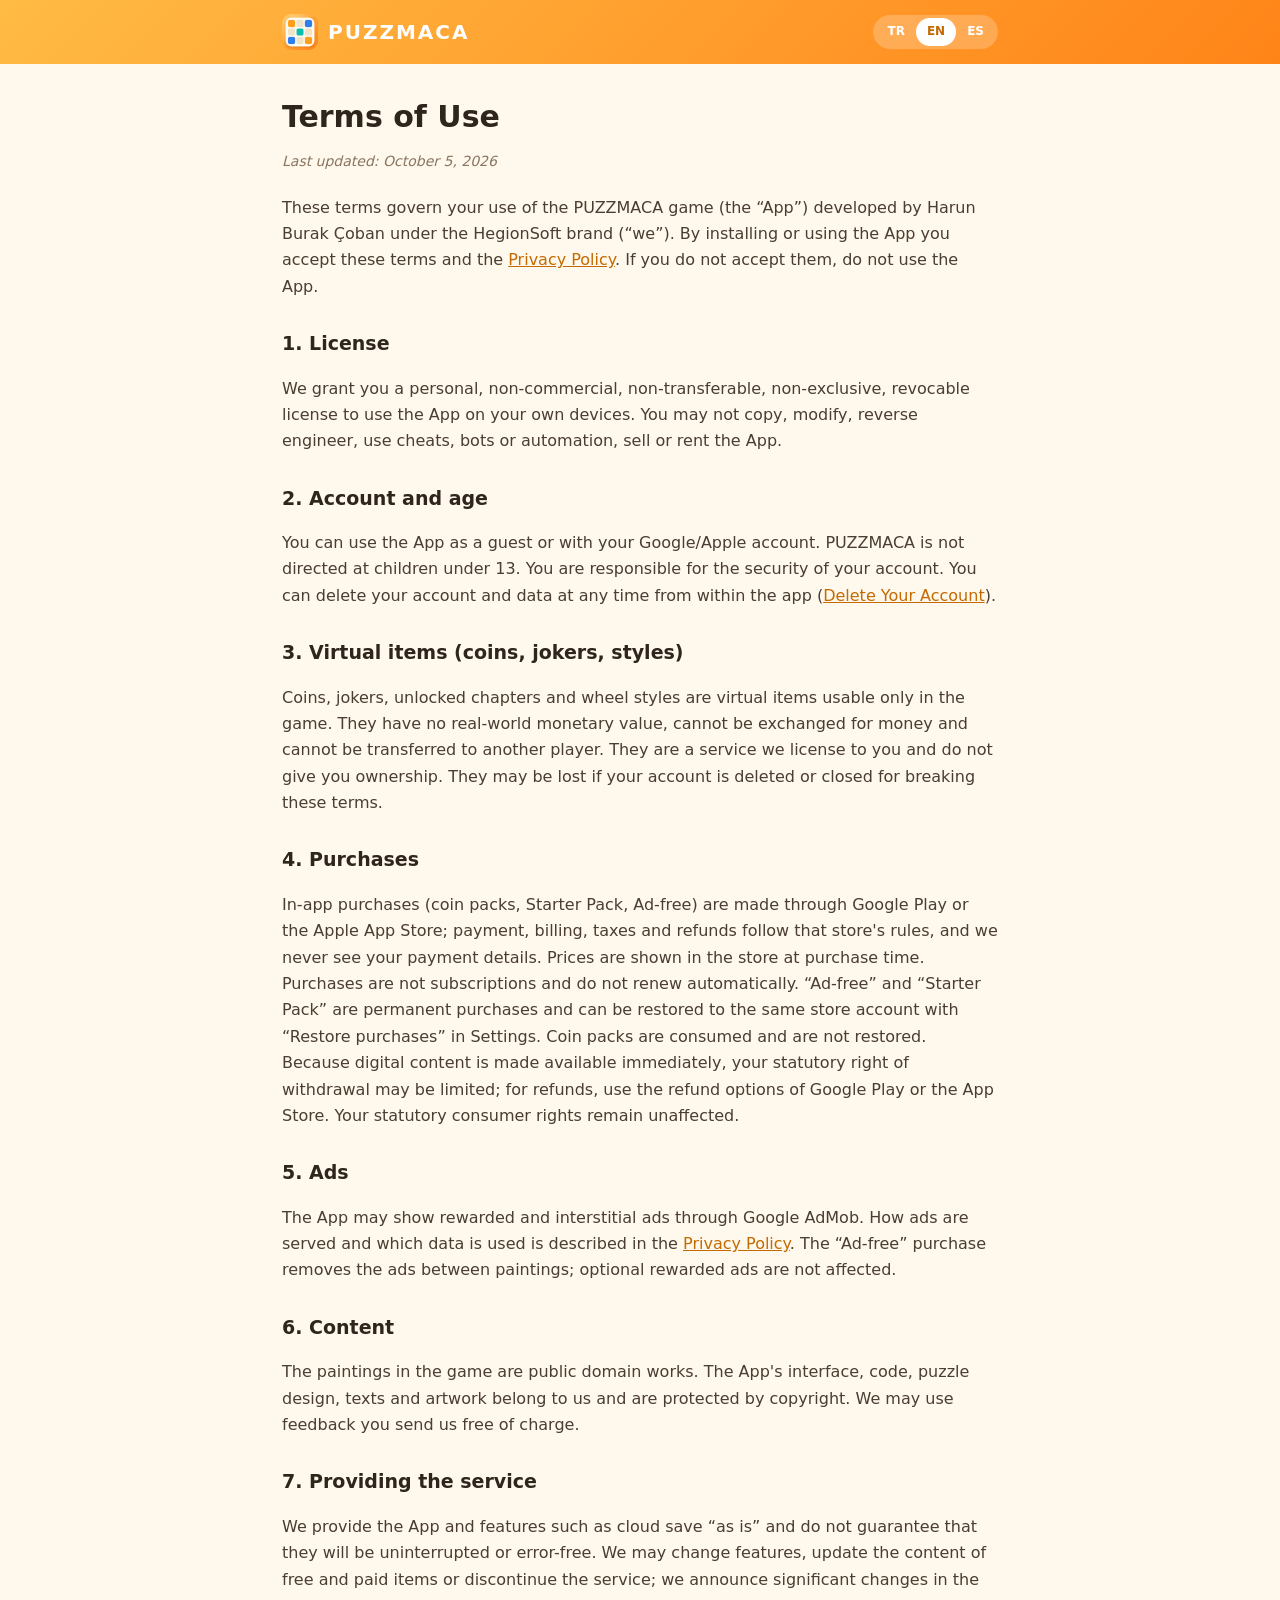
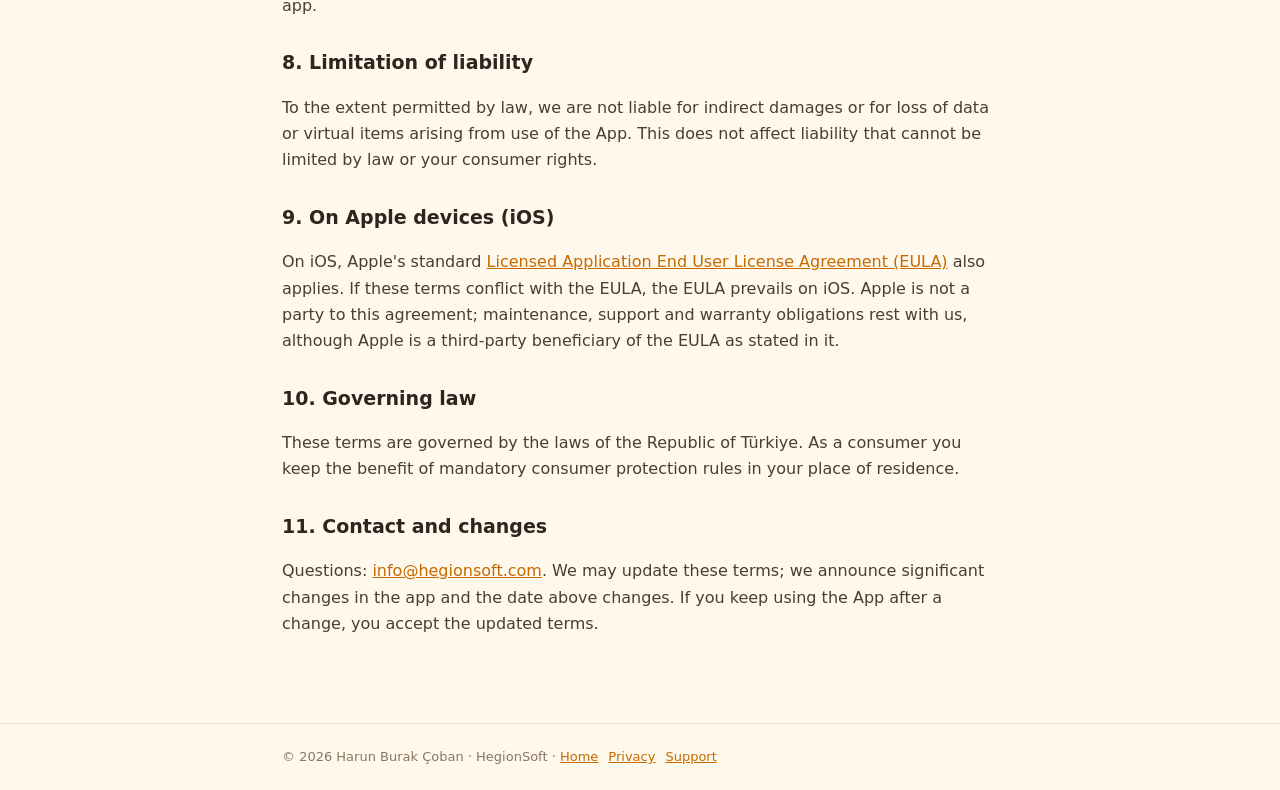
<file: terms.html>
<!doctype html>
<html lang="tr">
<head>
<meta charset="utf-8">
<meta name="viewport" content="width=device-width, initial-scale=1">
<title data-tr="Kullanım Şartları · PUZZMACA" data-en="Terms of Use · PUZZMACA" data-es="Condiciones de uso · PUZZMACA">Kullanım Şartları · PUZZMACA</title>
<link rel="icon" type="image/png" href="icon.png">
<link rel="stylesheet" href="web.css">
<script src="lang.js"></script>
</head>
<body>
<header>
  <div class="bar">
    <a class="brand" href="index.html"><img src="icon.png" alt="">PUZZMACA</a>
    <div class="lang"><button type="button" data-set="tr">TR</button><button type="button" data-set="en">EN</button><button type="button" data-set="es">ES</button></div>
  </div>
</header>
<main>
  <div data-lang-block="tr">
    <h1>Kullanım Şartları</h1>
    <p class="upd">Son güncelleme: 5 Ekim 2026</p>
    <p>Bu şartlar, HegionSoft markasıyla Harun Burak Çoban (“biz”) tarafından geliştirilen PUZZMACA oyununu (“Uygulama”) kullanmanı düzenler. Uygulamayı yükleyerek ya da kullanarak bu şartları ve <a href="privacy.html">Gizlilik Politikası</a>'nı kabul etmiş olursun. Kabul etmiyorsan Uygulamayı kullanma.</p>

    <h2>1. Lisans</h2>
    <p>Sana Uygulamayı kişisel ve ticari olmayan amaçla, kendi cihazlarında kullanman için devredilemez, münhasır olmayan, geri alınabilir bir lisans veriyoruz. Uygulamayı kopyalayamaz, değiştiremez, tersine mühendislikle kaynak koduna dönüştüremez, hile/bot/otomasyon yazılımı ile kullanamaz, başkasına satamaz ya da kiralayamazsın.</p>

    <h2>2. Hesap ve yaş</h2>
    <p>Uygulamayı misafir olarak ya da Google/Apple hesabınla kullanabilirsin. PUZZMACA 13 yaşın altındaki çocuklara yönelik değildir. Hesabının güvenliğinden sen sorumlusun. Hesabını ve verilerini istediğin an uygulama içinden silebilirsin (<a href="delete-account.html">Hesabını Silme</a>).</p>

    <h2>3. Sanal ürünler (coin, joker, görünümler)</h2>
    <p>Oyundaki coin, joker, açılan bölümler ve çark görünümleri yalnızca oyun içinde kullanılan sanal ürünlerdir; gerçek para değeri yoktur, paraya çevrilemez, başka bir oyuncuya devredilemez. Bunlar lisans verdiğimiz bir hizmettir, mülkiyet hakkı doğurmaz. Hesabın silinirse ya da bu şartlara aykırı kullanım nedeniyle kapatılırsa kaybolabilirler.</p>

    <h2>4. Satın alımlar</h2>
    <p>Uygulama içi satın alımlar (coin paketleri, Başlangıç Paketi, Reklamsız) Google Play ya da Apple App Store üzerinden yapılır; ödeme, fatura, vergi ve iade süreçleri ilgili mağazanın kurallarına tabidir ve ödeme bilgilerini biz görmeyiz. Fiyatlar satın alma anında mağazada gösterilir. Satın alımlar abonelik değildir, otomatik yenilenmez. “Reklamsız” ve “Başlangıç Paketi” kalıcı satın alımlardır; Ayarlar'daki “Satın alımları geri yükle” ile aynı mağaza hesabına yeniden yüklenebilir. Coin paketleri tüketilir ve geri yüklenmez. Dijital içeriğin satın alma anında hemen kullanıma sunulması nedeniyle yasal cayma hakkı sınırlı olabilir; iade talepleri için Google Play veya App Store'un iade yollarını kullanabilirsin. Kanundan doğan tüketici hakların saklıdır.</p>

    <h2>5. Reklamlar</h2>
    <p>Uygulama, Google AdMob aracılığıyla ödüllü ve geçiş reklamları gösterebilir. Reklamların nasıl ve hangi verilerle gösterildiği <a href="privacy.html">Gizlilik Politikası</a>'nda açıklanır. “Reklamsız” satın alımı tablo arası reklamları kaldırır; isteğe bağlı ödüllü reklamlar etkilenmez.</p>

    <h2>6. İçerik</h2>
    <p>Oyundaki tablolar telif süresi dolmuş kamu malı eserlerdir. Uygulamanın arayüzü, kodu, bulmaca kurguları, metinleri ve tasarımı bize aittir ve telif hakkıyla korunur. Gönderdiğin geri bildirimleri bedelsiz kullanabiliriz.</p>

    <h2>7. Hizmetin sunumu</h2>
    <p>Uygulamayı ve bulut kaydı gibi özellikleri “olduğu gibi” sunarız; kesintisiz ya da hatasız olacağını garanti etmeyiz. Özellikleri değiştirebilir, ücretsiz/ücretli ürünlerin içeriğini güncelleyebilir veya hizmeti sonlandırabiliriz; önemli değişiklikleri uygulama içinden duyururuz.</p>

    <h2>8. Sorumluluğun sınırı</h2>
    <p>Kanunun izin verdiği ölçüde, Uygulamanın kullanımından doğan dolaylı zararlardan, veri veya sanal ürün kaybından sorumlu değiliz. Bu madde, kanunen sınırlandırılamayacak sorumlulukları ve tüketici haklarını etkilemez.</p>

    <h2>9. Apple cihazlarında (iOS)</h2>
    <p>iOS'ta Apple'ın standart <a href="https://www.apple.com/legal/internet-services/itunes/dev/stdeula/" rel="noopener">Lisanslı Uygulama Son Kullanıcı Lisans Sözleşmesi (EULA)</a> da geçerlidir. Bu şartlarla EULA arasında çelişki olursa iOS'ta EULA önceliklidir. Apple bu sözleşmenin tarafı değildir; bakım, destek ve garanti yükümlülüğü bizdedir, ancak EULA'da belirtilen şekilde Apple sana karşı üçüncü taraf lehtar sıfatını taşır.</p>

    <h2>10. Uygulanacak hukuk</h2>
    <p>Bu şartlara Türkiye Cumhuriyeti hukuku uygulanır. Tüketici olarak, bulunduğun yerdeki zorunlu tüketici koruma hükümlerinden yararlanmaya devam edersin.</p>

    <h2>11. İletişim ve değişiklikler</h2>
    <p>Sorular için: <a href="mailto:info@hegionsoft.com">info@hegionsoft.com</a>. Bu şartları güncelleyebiliriz; önemli değişiklikleri uygulama içinden duyururuz ve yukarıdaki tarih değişir. Değişiklikten sonra Uygulamayı kullanmaya devam etmen, güncel şartları kabul ettiğin anlamına gelir.</p>
  </div>

  <div data-lang-block="en" hidden>
    <h1>Terms of Use</h1>
    <p class="upd">Last updated: October 5, 2026</p>
    <p>These terms govern your use of the PUZZMACA game (the “App”) developed by Harun Burak Çoban under the HegionSoft brand (“we”). By installing or using the App you accept these terms and the <a href="privacy.html">Privacy Policy</a>. If you do not accept them, do not use the App.</p>

    <h2>1. License</h2>
    <p>We grant you a personal, non-commercial, non-transferable, non-exclusive, revocable license to use the App on your own devices. You may not copy, modify, reverse engineer, use cheats, bots or automation, sell or rent the App.</p>

    <h2>2. Account and age</h2>
    <p>You can use the App as a guest or with your Google/Apple account. PUZZMACA is not directed at children under 13. You are responsible for the security of your account. You can delete your account and data at any time from within the app (<a href="delete-account.html">Delete Your Account</a>).</p>

    <h2>3. Virtual items (coins, jokers, styles)</h2>
    <p>Coins, jokers, unlocked chapters and wheel styles are virtual items usable only in the game. They have no real-world monetary value, cannot be exchanged for money and cannot be transferred to another player. They are a service we license to you and do not give you ownership. They may be lost if your account is deleted or closed for breaking these terms.</p>

    <h2>4. Purchases</h2>
    <p>In-app purchases (coin packs, Starter Pack, Ad-free) are made through Google Play or the Apple App Store; payment, billing, taxes and refunds follow that store's rules, and we never see your payment details. Prices are shown in the store at purchase time. Purchases are not subscriptions and do not renew automatically. “Ad-free” and “Starter Pack” are permanent purchases and can be restored to the same store account with “Restore purchases” in Settings. Coin packs are consumed and are not restored. Because digital content is made available immediately, your statutory right of withdrawal may be limited; for refunds, use the refund options of Google Play or the App Store. Your statutory consumer rights remain unaffected.</p>

    <h2>5. Ads</h2>
    <p>The App may show rewarded and interstitial ads through Google AdMob. How ads are served and which data is used is described in the <a href="privacy.html">Privacy Policy</a>. The “Ad-free” purchase removes the ads between paintings; optional rewarded ads are not affected.</p>

    <h2>6. Content</h2>
    <p>The paintings in the game are public domain works. The App's interface, code, puzzle design, texts and artwork belong to us and are protected by copyright. We may use feedback you send us free of charge.</p>

    <h2>7. Providing the service</h2>
    <p>We provide the App and features such as cloud save “as is” and do not guarantee that they will be uninterrupted or error-free. We may change features, update the content of free and paid items or discontinue the service; we announce significant changes in the app.</p>

    <h2>8. Limitation of liability</h2>
    <p>To the extent permitted by law, we are not liable for indirect damages or for loss of data or virtual items arising from use of the App. This does not affect liability that cannot be limited by law or your consumer rights.</p>

    <h2>9. On Apple devices (iOS)</h2>
    <p>On iOS, Apple's standard <a href="https://www.apple.com/legal/internet-services/itunes/dev/stdeula/" rel="noopener">Licensed Application End User License Agreement (EULA)</a> also applies. If these terms conflict with the EULA, the EULA prevails on iOS. Apple is not a party to this agreement; maintenance, support and warranty obligations rest with us, although Apple is a third-party beneficiary of the EULA as stated in it.</p>

    <h2>10. Governing law</h2>
    <p>These terms are governed by the laws of the Republic of Türkiye. As a consumer you keep the benefit of mandatory consumer protection rules in your place of residence.</p>

    <h2>11. Contact and changes</h2>
    <p>Questions: <a href="mailto:info@hegionsoft.com">info@hegionsoft.com</a>. We may update these terms; we announce significant changes in the app and the date above changes. If you keep using the App after a change, you accept the updated terms.</p>
  </div>
  <div data-lang-block="es" hidden>
    <h1>Condiciones de uso</h1>
    <p class="upd">Última actualización: 5 de octubre de 2026</p>
    <div class="callout"><p>Traducción al español con fines informativos. En caso de discrepancia prevalece la versión en inglés.</p></div>
    <p>Estas condiciones regulan el uso del juego PUZZMACA (la «App»), desarrollado por Harun Burak Çoban con la marca HegionSoft («nosotros»). Al instalar o usar la App aceptas estas condiciones y la <a href="privacy.html">Política de privacidad</a>. Si no las aceptas, no uses la App.</p>

    <h2>1. Licencia</h2>
    <p>Te concedemos una licencia personal, no comercial, intransferible, no exclusiva y revocable para usar la App en tus propios dispositivos. No puedes copiar, modificar ni aplicar ingeniería inversa a la App, usar trucos, bots o automatización, ni venderla o alquilarla.</p>

    <h2>2. Cuenta y edad</h2>
    <p>Puedes usar la App como invitado o con tu cuenta de Google/Apple. PUZZMACA no está dirigido a menores de 13 años. Eres responsable de la seguridad de tu cuenta. Puedes eliminar tu cuenta y tus datos en cualquier momento desde la app (<a href="delete-account.html">Eliminar tu cuenta</a>).</p>

    <h2>3. Objetos virtuales (monedas, comodines, estilos)</h2>
    <p>Las monedas, los comodines, los capítulos desbloqueados y los estilos de la rueda son objetos virtuales que solo pueden usarse en el juego. No tienen valor monetario real, no pueden cambiarse por dinero ni transferirse a otro jugador. Son un servicio que te concedemos bajo licencia y no te dan su propiedad. Pueden perderse si tu cuenta se elimina o se cierra por incumplir estas condiciones.</p>

    <h2>4. Compras</h2>
    <p>Las compras dentro de la app (packs de monedas, Pack de inicio, Sin anuncios) se hacen a través de Google Play o de la App Store de Apple; el pago, la facturación, los impuestos y los reembolsos siguen las normas de esa tienda, y nunca vemos tus datos de pago. Los precios se muestran en la tienda en el momento de la compra. Las compras no son suscripciones y no se renuevan automáticamente. «Sin anuncios» y «Pack de inicio» son compras permanentes y pueden restaurarse en la misma cuenta de la tienda con «Restaurar compras» en Ajustes. Los packs de monedas se consumen y no se restauran. Como el contenido digital está disponible de inmediato, tu derecho legal de desistimiento puede verse limitado; para reembolsos, usa las opciones de reembolso de Google Play o de la App Store. Tus derechos legales como consumidor no se ven afectados.</p>

    <h2>5. Anuncios</h2>
    <p>La App puede mostrar anuncios con recompensa e intersticiales a través de Google AdMob. Cómo se muestran los anuncios y qué datos se usan se describe en la <a href="privacy.html">Política de privacidad</a>. La compra «Sin anuncios» elimina los anuncios entre cuadros; los anuncios opcionales con recompensa no se ven afectados.</p>

    <h2>6. Contenido</h2>
    <p>Los cuadros del juego son obras de dominio público. La interfaz, el código, el diseño de los puzles, los textos y las ilustraciones de la App nos pertenecen y están protegidos por derechos de autor. Podemos usar sin coste los comentarios que nos envíes.</p>

    <h2>7. Prestación del servicio</h2>
    <p>Ofrecemos la App y funciones como el guardado en la nube «tal cual» y no garantizamos que funcionen sin interrupciones ni errores. Podemos cambiar funciones, actualizar el contenido de los elementos gratuitos y de pago o interrumpir el servicio; anunciamos los cambios importantes en la app.</p>

    <h2>8. Limitación de responsabilidad</h2>
    <p>En la medida en que lo permita la ley, no somos responsables de daños indirectos ni de la pérdida de datos u objetos virtuales derivada del uso de la App. Esto no afecta a la responsabilidad que la ley no permite limitar ni a tus derechos como consumidor.</p>

    <h2>9. En dispositivos Apple (iOS)</h2>
    <p>En iOS se aplica además el <a href="https://www.apple.com/legal/internet-services/itunes/dev/stdeula/" rel="noopener">Contrato de licencia de usuario final (EULA) estándar de Apple para aplicaciones con licencia</a>. Si estas condiciones contradicen el EULA, en iOS prevalece el EULA. Apple no es parte de este acuerdo; las obligaciones de mantenimiento, soporte y garantía nos corresponden a nosotros, aunque Apple es tercero beneficiario del EULA según lo indicado en él.</p>

    <h2>10. Ley aplicable</h2>
    <p>Estas condiciones se rigen por las leyes de la República de Turquía. Como consumidor, conservas la protección de las normas imperativas de consumo de tu lugar de residencia.</p>

    <h2>11. Contacto y cambios</h2>
    <p>Preguntas: <a href="mailto:info@hegionsoft.com">info@hegionsoft.com</a>. Podemos actualizar estas condiciones; anunciamos los cambios importantes en la app y la fecha indicada arriba cambia. Si sigues usando la App después de un cambio, aceptas las condiciones actualizadas.</p>
  </div>
</main>
<footer><p>© 2026 Harun Burak Çoban · HegionSoft · <a href="index.html" data-tr="Ana sayfa" data-en="Home" data-es="Inicio">Ana sayfa</a><a href="privacy.html" data-tr="Gizlilik" data-en="Privacy" data-es="Privacidad">Gizlilik</a><a href="support.html" data-tr="Destek" data-en="Support" data-es="Soporte">Destek</a></p></footer>
</body>
</html>
</file>
<file: web.css>
/* PUZZMACA web sayfaları (gizlilik, hesap silme, destek) — oyunun krem/turuncu teması */
:root {
  --accent: #ff9f1c; --accent-dk: #c46a00; --ink: #392f26; --soft: #8a7560;
  --bg: #fff8ec; --card: #fffdf8; --line: #efdfc4;
}
* { box-sizing: border-box; }
body {
  margin: 0; background: var(--bg); color: var(--ink);
  font-family: system-ui, -apple-system, "Segoe UI", Roboto, Helvetica, Arial, sans-serif;
  font-size: 16px; line-height: 1.65; -webkit-font-smoothing: antialiased;
}
header { background: linear-gradient(135deg, #ffbb45, #ff8418); color: #fff; }
.bar { max-width: 760px; margin: 0 auto; padding: 14px 22px; display: flex; align-items: center; justify-content: space-between; gap: 12px; }
.brand { display: flex; align-items: center; gap: 10px; color: #fff; text-decoration: none; font-weight: 800; letter-spacing: 2px; font-size: 20px; }
.brand img { width: 36px; height: 36px; border-radius: 9px; }
.lang { display: flex; background: rgba(255,255,255,.22); border-radius: 999px; padding: 3px; }
.lang button { border: 0; background: none; color: #fff; font: inherit; font-size: 12px; font-weight: 800; padding: 4px 11px; border-radius: 999px; cursor: pointer; }
.lang button.on { background: #fff; color: var(--accent-dk); }
main { max-width: 760px; margin: 0 auto; padding: 34px 22px 70px; }
h1 { font-size: 30px; line-height: 1.25; margin: 0 0 4px; color: #2e251d; }
h2 { font-size: 19px; margin: 28px 0 8px; color: #2e251d; }
p, li { color: #4a3d31; }
ul, ol { padding-left: 22px; }
li { margin-bottom: 6px; }
.upd { color: var(--soft); font-size: 14px; font-style: italic; margin-bottom: 22px; }
.callout { background: #fff1d6; border: 1px solid var(--line); border-radius: 14px; padding: 14px 18px; margin: 18px 0; }
.callout p:last-child { margin-bottom: 0; }
/* yayından önce doldurulacak bilgi */
.todo { background: #fff1c2; color: #7a5200; border-radius: 6px; padding: 0 6px; font-weight: 700; }
a { color: var(--accent-dk); }
.cards { display: grid; gap: 12px; margin-top: 20px; }
.cards a { display: block; background: var(--card); border: 1px solid var(--line); border-radius: 14px; padding: 16px 18px; text-decoration: none; color: var(--ink); font-weight: 700; }
.cards a:hover { border-color: var(--accent); }
.cards a span { display: block; font-weight: 400; color: var(--soft); font-size: 14px; }
.credit { font-size: 14px; color: var(--soft); margin-top: 26px; }
footer { border-top: 1px solid var(--line); }
footer p { max-width: 760px; margin: 0 auto; padding: 22px; font-size: 13px; color: var(--soft); }
footer a { margin-right: 10px; }

.stores { display: flex; flex-wrap: wrap; gap: 10px; margin: 22px 0 8px; }
.stores a { flex: 1 1 140px; text-align: center; padding: 13px 16px; border-radius: 14px; font-weight: 800; text-decoration: none; background: #ff9f1c; color: #fff; box-shadow: 0 6px 16px rgba(255,159,28,.35); }
.stores a:active { transform: scale(.97); }
</file>
